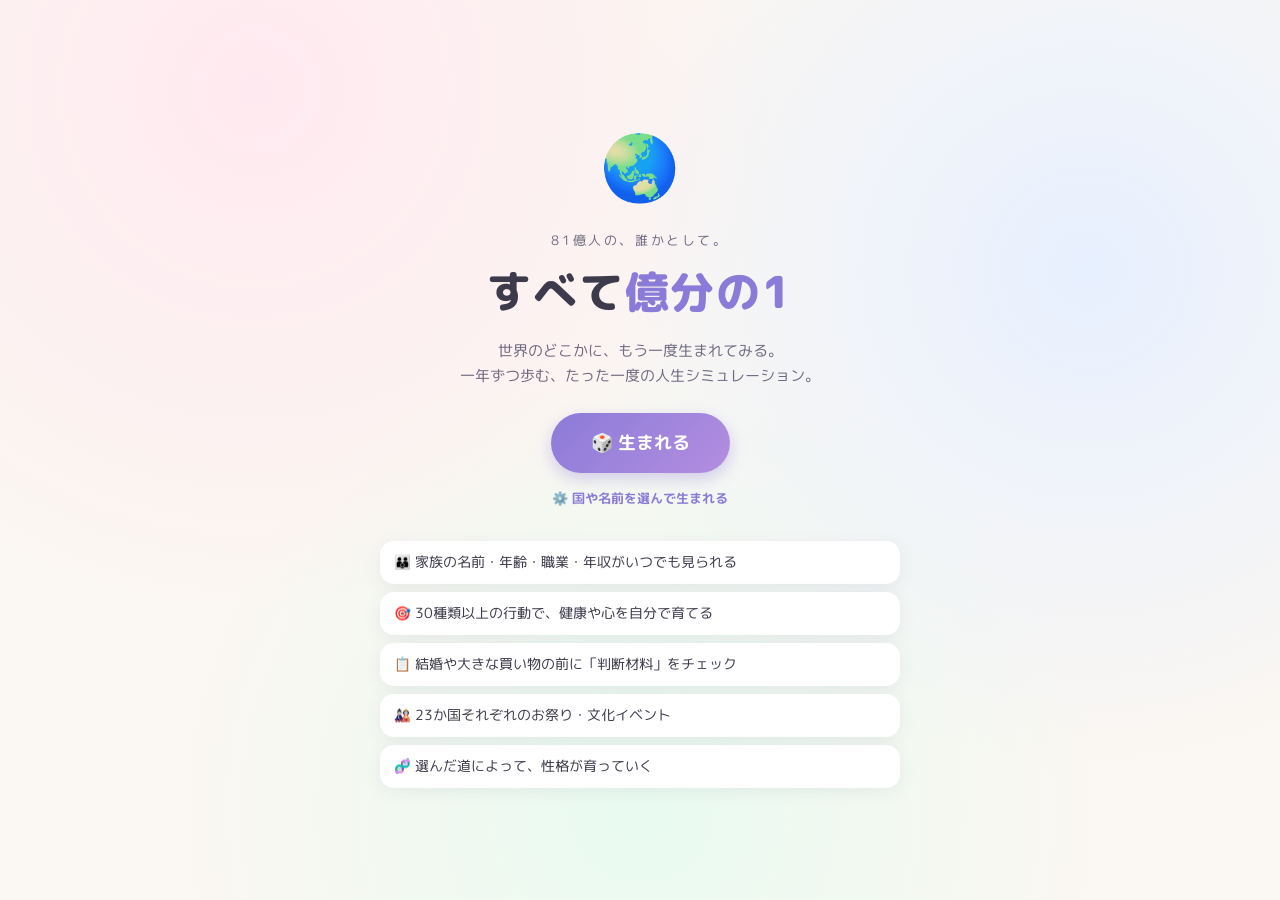
<file: index.html>
<!doctype html>
<html lang="ja">
<head>
  <meta charset="utf-8">
  <meta name="viewport" content="width=device-width, initial-scale=1, viewport-fit=cover">
  <title>すべて億分の1</title>
  <meta name="description" content="81億人の誰かとして、もう一度生まれてみる。世界のどこかに生まれ、一年ずつ人生を歩む人生シミュレーションゲーム。">
  <link rel="preconnect" href="https://fonts.googleapis.com">
  <link rel="preconnect" href="https://fonts.gstatic.com" crossorigin>
  <link href="https://fonts.googleapis.com/css2?family=M+PLUS+Rounded+1c:wght@400;500;700;800&display=swap" rel="stylesheet">
  <link rel="stylesheet" href="css/style.css">
</head>
<body>

  <!-- スタート画面 -->
  <section id="start" class="screen start">
    <div class="start-inner">
      <div class="globe">🌏</div>
      <p class="kicker">81億人の、誰かとして。</p>
      <h1 class="logo">すべて<span>億分の1</span></h1>
      <p class="lead">世界のどこかに、もう一度生まれてみる。<br>一年ずつ歩む、たった一度の人生シミュレーション。</p>
      <p id="boot-msg" class="boot-msg">ゲームを読み込んでいます…</p>
      <div class="start-btns">
        <button id="btn-random" class="primary big">🎲 生まれる</button>
        <button id="btn-continue" class="ghost hidden">▶ 続きから</button>
        <button id="btn-custom" class="link">⚙️ 国や名前を選んで生まれる</button>
      </div>
      <div id="custom" class="custom hidden">
        <label>生まれる国<select id="sel-country"></select></label>
        <label>性別<select id="sel-gender"><option value="">🎲 ランダム</option><option value="f">女の子</option><option value="m">男の子</option></select></label>
        <label>生まれの階級<select id="sel-class"><option value="">🎲 ランダム（国の豊かさで変わる）</option><option value="1">⭐1 極貧</option><option value="2">⭐2 低所得</option><option value="3">⭐3 中流</option><option value="4">⭐4 富裕層</option><option value="5">⭐5 特権階級</option></select></label>
        <label>名前（空欄ならその国の名前に）<input id="in-name" maxlength="12" placeholder="例：めりあ"></label>
        <button id="btn-custom-go" class="primary">この設定で生まれる</button>
      </div>
      <ul class="features">
        <li>👪 家族の名前・年齢・職業・年収がいつでも見られる</li>
        <li>🎯 30種類以上の行動で、健康や心を自分で育てる</li>
        <li>📋 結婚や大きな買い物の前に「判断材料」をチェック</li>
        <li>🎎 23か国それぞれのお祭り・文化イベント</li>
        <li>🧬 選んだ道によって、性格が育っていく</li>
      </ul>
    </div>
  </section>

  <!-- ゲーム画面 -->
  <div id="app" class="hidden">
    <header class="topbar">
      <button id="btn-home" class="logo-s">すべて<span>億分の1</span></button>
      <button id="btn-help" class="icon-btn" aria-label="遊び方">❓</button>
    </header>

    <div class="layout">
      <aside class="side">
        <section id="profile" class="card profile"></section>
        <section class="card">
          <h2 class="card-h">📊 ステータス</h2>
          <div id="stats" class="stats"></div>
        </section>
      </aside>

      <main class="main">
        <nav class="tabs">
          <button data-tab="life">📖 人生</button>
          <button data-tab="act">🎯 行動</button>
          <button data-tab="fam">👪 家族</button>
          <button data-tab="trait">🧬 性格</button>
        </nav>
        <div id="tab-life" class="tab-body"></div>
        <div id="tab-act" class="tab-body hidden"></div>
        <div id="tab-fam" class="tab-body hidden"></div>
        <div id="tab-trait" class="tab-body hidden"></div>
      </main>
    </div>

    <footer class="bottombar">
      <div class="bb-ap">
        <span class="muted small">今年の行動</span>
        <span id="ap" class="ap"></span>
      </div>
      <button id="next" class="primary next"></button>
    </footer>
  </div>

  <!-- イベントモーダル -->
  <div id="modal" class="modal hidden" role="dialog" aria-modal="true">
    <div class="sheet"><div id="modal-body" class="modal-body"></div></div>
  </div>

  <!-- エンディング -->
  <section id="ending" class="screen ending hidden">
    <div id="ending-body" class="ending-inner"></div>
  </section>

  <div id="toasts" class="toasts"></div>

  <template id="help-tpl">
    <div class="ev-emoji">🌏</div>
    <h2 class="ev-title">遊び方</h2>
    <div class="help">
      <p><b>🎂 次の年へ</b>を押すと、1年が経ちます。いろいろな出来事や思い出が流れてきます。</p>
      <p><b>🎯 行動</b>では、1年に3回まで好きな行動ができます。健康・メンタル・知性・外見・体力・社交性・感性・幸福を、自分で育てましょう。仕事探しや恋人探しは「🌈 じんせい」から。</p>
      <p><b>📋 判断材料</b>：結婚やお金のかかる選択では、相手のプロフィールや貯金・年収が表示されます。</p>
      <p><b>🧬 性格</b>：同じ方向の選択を重ねると、新しい性格が芽生えます。選択肢の横の小さな絵文字が、近づく性格のヒントです。</p>
      <p><b>👪 家族</b>：上の家族の欄をタップすると、くわしいプロフィールが見られます。</p>
      <p class="muted small">進み具合はこのブラウザに自動保存されます。</p>
    </div>
  </template>

  <script src="js/data/countries.js"></script>
  <script src="js/data/traits.js"></script>
  <script src="js/data/jobs.js"></script>
  <script src="js/data/activities.js"></script>
  <script src="js/data/memories.js"></script>
  <script src="js/data/events.js"></script>
  <script src="js/data/country_events.js"></script>
  <script src="js/game.js"></script>
  <script src="js/ui.js"></script>
  <script>
    // 数秒たっても起動しなければ、読み込みに失敗したことを表示する
    setTimeout(function () {
      var m = document.getElementById('boot-msg');
      if (m && !m.hidden && !window.Game) m.textContent = '読み込みに失敗しました。ページを再読み込みしてください。';
    }, 4000);
  </script>
</body>
</html>
</file>
<file: css/style.css>
/* すべて億分の1 — やわらかくて見やすいUI */
:root {
  --bg: #fbf7f2;
  --bg2: #f3ece4;
  --card: #ffffff;
  --ink: #3d3a4b;
  --ink2: #6f6a80;
  --muted: #9a94a8;
  --line: #ece5dc;
  --accent: #8b7bd8;
  --accent2: #b9adf0;
  --accent-ink: #ffffff;
  --pink: #f4a7b9;
  --mint: #9fd8c4;
  --up: #2f9e74;
  --up-bg: #e3f6ee;
  --down: #d0566e;
  --down-bg: #fde8ec;
  --culture: #e59a3b;
  --culture-bg: #fff2df;
  --mem-bg: #f6f2ff;
  --big-bg: #fff6d9;
  --sad-bg: #eef1f6;
  --shadow: 0 4px 18px rgba(80, 60, 120, .08);
  --c-health: #f28b9b;
  --c-happy: #f6c34a;
  --c-mind: #7fcfa6;
  --c-smarts: #7aa7f0;
  --c-looks: #f3a6d6;
  --c-fitness: #f39a5b;
  --c-social: #67c1d3;
  --c-art: #b292ea;
  --radius: 18px;
}
@media (prefers-color-scheme: dark) {
  :root:not([data-theme="light"]) {
    --bg: #1d1b26; --bg2: #24212f; --card: #2a2737; --ink: #ece8f6; --ink2: #c2bcd4; --muted: #8f89a3; --line: #3a3649;
    --accent: #a597f0; --accent2: #6c5fbf; --up: #6fd6a8; --up-bg: #1f3a30; --down: #ff8fa3; --down-bg: #43262e;
    --culture: #ffbe6b; --culture-bg: #3d3020; --mem-bg: #2f2a44; --big-bg: #3b3420; --sad-bg: #2b2f3a; --shadow: 0 4px 18px rgba(0,0,0,.3); color-scheme: dark;
  }
}
:root[data-theme="dark"] {
  --bg: #1d1b26; --bg2: #24212f; --card: #2a2737; --ink: #ece8f6; --ink2: #c2bcd4; --muted: #8f89a3; --line: #3a3649;
  --accent: #a597f0; --accent2: #6c5fbf; --up: #6fd6a8; --up-bg: #1f3a30; --down: #ff8fa3; --down-bg: #43262e;
  --culture: #ffbe6b; --culture-bg: #3d3020; --mem-bg: #2f2a44; --big-bg: #3b3420; --sad-bg: #2b2f3a; --shadow: 0 4px 18px rgba(0,0,0,.3); color-scheme: dark;
}

* { box-sizing: border-box; }
body { margin: 0; padding: 0; }
body {
  background: var(--bg);
  color: var(--ink);
  font-family: 'M PLUS Rounded 1c', 'Hiragino Maru Gothic ProN', 'Hiragino Sans', 'Noto Sans JP', 'Yu Gothic', sans-serif;
  font-size: 15px;
  line-height: 1.7;
  -webkit-font-smoothing: antialiased;
  overflow-x: hidden;
}
button { font: inherit; color: inherit; cursor: pointer; border: none; background: none; }
button:disabled { cursor: not-allowed; opacity: .45; }
.hidden { display: none !important; }
.muted { color: var(--muted); }
.small { font-size: 12.5px; }

.primary {
  background: linear-gradient(135deg, var(--accent), #b38ee0);
  color: var(--accent-ink);
  border-radius: 999px;
  padding: 12px 22px;
  font-weight: 700;
  box-shadow: 0 6px 16px rgba(139, 123, 216, .35);
  transition: transform .12s ease, box-shadow .12s ease;
}
.primary:hover:not(:disabled) { transform: translateY(-1px); box-shadow: 0 8px 20px rgba(139, 123, 216, .45); }
.primary:active:not(:disabled) { transform: translateY(1px); }
.primary.big { font-size: 18px; padding: 15px 40px; }
.ghost { border: 2px solid var(--accent2); color: var(--accent); border-radius: 999px; padding: 10px 22px; font-weight: 700; background: var(--card); }
.link { color: var(--accent); font-weight: 700; font-size: 13px; padding: 4px 6px; }

/* ===== スタート ===== */
.screen { min-height: 100vh; }
.start {
  display: flex; align-items: center; justify-content: center; padding-block: 32px; padding-left: max(16px, env(safe-area-inset-left, 0px)); padding-right: max(16px, env(safe-area-inset-right, 0px));
  background: radial-gradient(circle at 20% 10%, #ffe9f0 0, transparent 40%), radial-gradient(circle at 85% 30%, #e7f0ff 0, transparent 40%), radial-gradient(circle at 50% 90%, #e9fbf1 0, transparent 45%), var(--bg);
}
@media (prefers-color-scheme: dark) { :root:not([data-theme="light"]) .start { background: var(--bg); } }
.start-inner { max-width: 520px; width: 100%; text-align: center; }
.globe { font-size: 64px; animation: float 4s ease-in-out infinite; }
@keyframes float { 50% { transform: translateY(-8px) rotate(-6deg); } }
.kicker { color: var(--ink2); letter-spacing: .2em; margin: 8px 0 0; font-size: 13px; }
.logo { font-size: 44px; margin: 4px 0 8px; font-weight: 800; letter-spacing: .04em; }
.logo span, .logo-s span { color: var(--accent); }
.lead { color: var(--ink2); margin: 0 0 24px; }
.boot-msg { color: var(--ink2); font-size: 13px; margin: 0 0 12px; }
.start-btns { display: flex; flex-direction: column; align-items: center; gap: 10px; }
.custom { margin: 16px auto 0; background: var(--card); border-radius: var(--radius); padding: 16px; box-shadow: var(--shadow); text-align: left; display: grid; gap: 10px; }
.custom label { display: grid; gap: 4px; font-size: 13px; color: var(--ink2); font-weight: 700; }
.custom select, .custom input { font: inherit; padding: 10px 12px; border-radius: 12px; border: 1.5px solid var(--line); background: var(--bg); color: var(--ink); }
.features { list-style: none; padding: 0; margin: 28px 0 0; display: grid; gap: 8px; text-align: left; }
.features li { background: var(--card); border-radius: 14px; padding: 10px 14px; font-size: 13.5px; box-shadow: var(--shadow); }

/* ===== ヘッダー ===== */
.topbar {
  position: sticky; top: env(safe-area-inset-top, 0px); z-index: 20;
  display: flex; align-items: center; justify-content: space-between;
  padding-block: 10px; padding-left: max(16px, env(safe-area-inset-left, 0px)); padding-right: max(16px, env(safe-area-inset-right, 0px)); background: color-mix(in srgb, var(--bg) 88%, transparent); backdrop-filter: blur(8px);
  border-bottom: 1px solid var(--line);
}
.logo-s { font-weight: 800; font-size: 17px; }
.icon-btn { width: 36px; height: 36px; border-radius: 50%; background: var(--card); box-shadow: var(--shadow); }

/* ===== レイアウト ===== */
.layout { max-width: 1180px; margin: 0 auto; padding-block: 14px 120px; padding-left: max(16px, env(safe-area-inset-left, 0px)); padding-right: max(16px, env(safe-area-inset-right, 0px)); display: grid; gap: 14px; grid-template-columns: minmax(0, 1fr); }
@media (min-width: 960px) {
  .layout { grid-template-columns: 380px minmax(0, 1fr); align-items: start; }
  .side { position: sticky; top: 70px; max-height: calc(100vh - 160px); overflow-y: auto; scrollbar-width: thin; }
}
.side { display: grid; gap: 14px; min-width: 0; grid-template-columns: minmax(0, 1fr); }
.side > *, .layout > * { min-width: 0; }
.main { min-width: 0; }
.card { background: var(--card); border-radius: var(--radius); padding: 16px; box-shadow: var(--shadow); }
.card-h { font-size: 14px; margin: 0 0 10px; color: var(--ink2); }

/* プロフィール */
.pf-top { display: flex; gap: 12px; align-items: center; }
.pf-avatar { font-size: 40px; width: 64px; height: 64px; flex: none; display: grid; place-items: center; border-radius: 50%; background: linear-gradient(135deg, #ffe4ec, #e8e2ff); }
.pf-main { min-width: 0; }
.pf-name { font-weight: 800; font-size: 19px; line-height: 1.3; word-break: break-all; }
.pf-sub { color: var(--ink2); font-size: 13px; }
.pf-sub b { color: var(--ink); font-size: 15px; }
.pf-tags { display: flex; flex-wrap: wrap; gap: 4px; margin-top: 4px; }
.tag { font-size: 11.5px; background: var(--bg2); border-radius: 999px; padding: 2px 9px; white-space: nowrap; }
.tag.star { background: var(--big-bg); color: var(--ink); font-weight: 700; }
.tag.pink { background: #ffe3ea; color: #b34a66; }
.tag.gray { background: var(--sad-bg); color: var(--muted); }
.tag.culture { background: var(--culture-bg); color: var(--culture); font-weight: 700; }
.pf-money { display: grid; grid-template-columns: repeat(3, 1fr); gap: 6px; margin: 12px 0 8px; }
.mbox { background: var(--bg); border-radius: 12px; padding: 6px 8px; min-width: 0; }
.ml { font-size: 11px; color: var(--muted); white-space: nowrap; }
.mv { font-weight: 800; font-size: 14px; line-height: 1.35; overflow-wrap: anywhere; }
.mbox.neg .mv { color: var(--down); }
.pf-family-title { display: flex; justify-content: space-between; align-items: center; font-weight: 700; font-size: 13px; color: var(--ink2); margin-top: 6px; }
.fam-strip { display: flex; gap: 8px; overflow-x: auto; padding: 6px 2px 8px; scrollbar-width: thin; }
.fam-chip { flex: none; display: grid; justify-items: center; gap: 0; min-width: 76px; padding: 8px 6px; background: var(--bg); border-radius: 14px; border: 1.5px solid transparent; line-height: 1.35; text-align: center; }
.fam-chip:hover { border-color: var(--accent2); }
.fc-emoji { font-size: 24px; }
.fc-rel { font-size: 10.5px; color: var(--accent); font-weight: 700; }
.fc-name { font-size: 12.5px; font-weight: 700; max-width: 84px; overflow: hidden; text-overflow: ellipsis; white-space: nowrap; }
.fc-age { font-size: 10px; color: var(--muted); white-space: nowrap; }
.pf-traits { display: flex; flex-wrap: wrap; gap: 5px; margin-top: 6px; }
.pf-traits.center { justify-content: center; }
.trait-chip { font-size: 12px; background: var(--mem-bg); color: var(--accent); border-radius: 999px; padding: 3px 10px; font-weight: 700; }

/* ステータス */
.stats { display: grid; grid-template-columns: repeat(2, 1fr); gap: 8px 14px; }
@media (max-width: 959px) { .stats { grid-template-columns: repeat(4, 1fr); gap: 6px 10px; } .stats .st-head span { font-size: 11px; } }
@media (max-width: 420px) { .stats { grid-template-columns: repeat(2, 1fr); } }
.st-head { display: flex; justify-content: space-between; font-size: 12.5px; }
.st-head b { font-size: 13px; }
.bar { height: 8px; border-radius: 99px; background: var(--bg2); overflow: hidden; }
.bar i { display: block; height: 100%; border-radius: 99px; transition: width .5s ease; }
.stat.low .st-head { color: var(--down); }

/* タブ */
.tabs { display: grid; grid-template-columns: repeat(4, 1fr); gap: 4px; background: var(--card); padding: 5px; border-radius: 999px; box-shadow: var(--shadow); position: sticky; top: calc(62px + env(safe-area-inset-top, 0px)); z-index: 10; margin-bottom: 12px; }
.tabs button { padding: 8px 4px; border-radius: 999px; font-weight: 700; font-size: 13.5px; color: var(--ink2); white-space: nowrap; }
.tabs button.on { background: var(--accent); color: #fff; }

/* 人生ログ */
.year { background: var(--card); border-radius: var(--radius); padding: 12px 14px; box-shadow: var(--shadow); margin-bottom: 10px; }
.year.latest { border: 2px solid var(--accent2); animation: pop .35s ease; }
@keyframes pop { from { transform: scale(.98); opacity: .5; } }
.year header { display: flex; align-items: baseline; gap: 8px; margin-bottom: 6px; }
.y-age { font-weight: 800; font-size: 18px; color: var(--accent); }
.y-year { color: var(--muted); font-size: 12px; }
.item { padding: 7px 10px; border-radius: 12px; margin: 5px 0; font-size: 14px; line-height: 1.65; }
.klabel { display: inline-block; font-size: 10.5px; font-weight: 700; border-radius: 6px; padding: 0 6px; margin-right: 6px; vertical-align: 1px; background: var(--bg2); color: var(--ink2); }
.k-mem { background: var(--mem-bg); }
.k-mem .klabel { background: #e4dcff; color: #7563c9; }
.k-big { background: var(--big-bg); font-weight: 700; }
.k-big .klabel { background: #ffe7a3; color: #9a7208; }
.k-culture { background: var(--culture-bg); }
.k-culture .klabel { background: #ffd9a6; color: #a2600d; }
.k-trait { background: linear-gradient(90deg, #f1ecff, #ffeef5); font-weight: 700; color: #6d5cc4; }
.k-trait .klabel { background: #fff; color: #8b7bd8; }
.k-act { background: #eefaf5; }
.k-act .klabel { background: #c9efdf; color: #2b7d5d; }
.k-sad { background: var(--sad-bg); color: var(--ink2); }
.k-good { background: #eaf8ef; }
@media (prefers-color-scheme: dark) {
  :root:not([data-theme="light"]) .k-trait { background: #322c4a; color: #cbbfff; }
  :root:not([data-theme="light"]) .k-act { background: #213530; }
  :root:not([data-theme="light"]) .k-good { background: #213529; }
  :root:not([data-theme="light"]) .klabel { background: rgba(255,255,255,.1) !important; color: var(--ink2) !important; }
  :root:not([data-theme="light"]) .tag.pink { background: #4a2a35; color: #ffb3c4; }
  :root:not([data-theme="light"]) .pf-avatar { background: #3a3350; }
}
.fx { display: inline-flex; flex-wrap: wrap; gap: 4px; margin-left: 6px; vertical-align: 1px; }
.chip { font-size: 11px; border-radius: 999px; padding: 0 7px; font-weight: 700; white-space: nowrap; }
.chip.up { background: var(--up-bg); color: var(--up); }
.chip.down { background: var(--down-bg); color: var(--down); }

/* 行動 */
.act-head { display: flex; flex-wrap: wrap; justify-content: space-between; align-items: center; gap: 6px; background: var(--card); border-radius: 14px; padding: 10px 14px; box-shadow: var(--shadow); margin-bottom: 10px; font-weight: 700; }
.ap { color: var(--accent); letter-spacing: 2px; font-size: 16px; }
.cats { display: flex; gap: 6px; overflow-x: auto; padding-bottom: 6px; margin-bottom: 6px; scrollbar-width: thin; }
.cat { flex: none; padding: 7px 14px; border-radius: 999px; background: var(--card); font-weight: 700; font-size: 13px; box-shadow: var(--shadow); }
.cat.on { background: var(--accent); color: #fff; }
.acts { display: grid; grid-template-columns: repeat(auto-fill, minmax(240px, 1fr)); gap: 8px; }
.act { display: flex; gap: 10px; align-items: center; text-align: left; background: var(--card); border-radius: 14px; padding: 12px; box-shadow: var(--shadow); border: 1.5px solid transparent; transition: border-color .15s, transform .1s; }
.act:hover:not(:disabled) { border-color: var(--accent2); }
.act:active:not(:disabled) { transform: scale(.98); }
.a-emoji { font-size: 28px; flex: none; width: 40px; text-align: center; }
.a-body { display: grid; min-width: 0; }
.a-name { font-weight: 700; }
.a-desc { font-size: 12px; color: var(--ink2); }
.a-cost { font-size: 11.5px; color: var(--muted); }
.why { color: var(--down); font-weight: 700; }
.up-t { color: var(--up); font-weight: 700; }
.down-t { color: var(--down); font-weight: 700; }

/* 家族 */
.card-lite { background: var(--card); border-radius: var(--radius); padding: 14px; box-shadow: var(--shadow); }
.card-lite h3 { margin: 0 0 6px; font-size: 15px; }
.fam-h { font-size: 14px; color: var(--ink2); margin: 18px 0 8px; }
.fam-grid { display: grid; grid-template-columns: repeat(auto-fill, minmax(250px, 1fr)); gap: 10px; }
.pcard { background: var(--card); border-radius: 16px; padding: 12px; box-shadow: var(--shadow); }
.pcard.dead { opacity: .65; }
.pc-head { display: flex; gap: 10px; align-items: center; margin-bottom: 6px; }
.pc-emoji { font-size: 30px; }
.pc-name { font-weight: 800; }
.pc-rel { font-size: 12px; color: var(--accent); font-weight: 700; }
.close-bar { display: grid; grid-template-columns: auto 1fr; gap: 8px; align-items: center; font-size: 11.5px; color: var(--ink2); margin-top: 6px; }
.close-bar .bar i { background: var(--pink); }
.info-table { width: 100%; border-collapse: collapse; font-size: 13px; }
.info-table th { text-align: left; color: var(--ink2); font-weight: 500; padding: 4px 8px 4px 0; white-space: nowrap; vertical-align: top; width: 1%; }
.info-table td { padding: 4px 0; font-weight: 700; word-break: break-word; }
.info-table tr + tr { border-top: 1px dashed var(--line); }

/* 性格 */
.trait-grid { display: grid; grid-template-columns: repeat(auto-fill, minmax(200px, 1fr)); gap: 8px; }
.tcard { display: flex; gap: 10px; align-items: center; background: var(--card); border-radius: 14px; padding: 10px 12px; box-shadow: var(--shadow); }
.tcard.bud { opacity: .7; border: 1.5px dashed var(--accent2); }
.t-emoji { font-size: 26px; }

/* 下のバー */
.bottombar {
  position: fixed; left: 0; right: 0; bottom: 0; z-index: 30;
  display: flex; align-items: center; justify-content: center; gap: 16px;
  padding: 12px max(16px, env(safe-area-inset-right, 0px)) calc(12px + env(safe-area-inset-bottom, 0px)) max(16px, env(safe-area-inset-left, 0px));
  background: color-mix(in srgb, var(--bg) 90%, transparent); backdrop-filter: blur(10px);
  border-top: 1px solid var(--line);
}
.bb-ap { display: grid; text-align: center; line-height: 1.2; }
.next { font-size: 17px; padding: 14px 34px; min-width: 220px; }
.next small { font-weight: 500; opacity: .85; font-size: 12px; }

/* モーダル */
.modal { position: fixed; inset: 0; z-index: 50; background: rgba(40, 30, 60, .45); display: flex; align-items: flex-end; justify-content: center; animation: fade .2s ease; }
@media (min-width: 640px) { .modal { align-items: center; } }
@keyframes fade { from { opacity: 0; } }
.sheet { width: 100%; max-width: 560px; max-height: 92vh; background: var(--card); border-radius: 24px 24px 0 0; box-shadow: 0 -10px 40px rgba(0,0,0,.2); display: flex; animation: up .25s ease; }
@media (min-width: 640px) { .sheet { border-radius: 24px; } }
@keyframes up { from { transform: translateY(30px); opacity: 0; } }
.modal-body { overflow-y: auto; padding: 22px 20px calc(22px + env(safe-area-inset-bottom)); width: 100%; text-align: center; }
.ev-emoji { font-size: 52px; line-height: 1.2; }
.ev-meta { color: var(--muted); font-size: 12.5px; margin: 2px 0; }
.ev-title { font-size: 20px; margin: 4px 0 8px; }
.ev-text { font-size: 15.5px; margin: 0 0 14px; text-align: left; background: var(--bg); border-radius: 14px; padding: 12px 14px; }
.ev-text.result { background: var(--mem-bg); }
.ev-info { text-align: left; background: var(--bg); border-radius: 14px; padding: 8px 14px 10px; margin-bottom: 14px; border: 1.5px solid var(--line); }
.ev-info summary { font-weight: 700; cursor: pointer; color: var(--accent); padding: 4px 0; }
.ev-info h4 { margin: 10px 0 2px; font-size: 13px; color: var(--ink2); }
.choices { display: grid; gap: 8px; }
.choice { display: grid; gap: 2px; text-align: left; padding: 12px 16px; border-radius: 14px; background: var(--card); border: 2px solid var(--line); transition: border-color .15s, background .15s; }
.choice:hover:not(:disabled) { border-color: var(--accent); background: var(--mem-bg); }
.c-label { font-weight: 700; display: flex; justify-content: space-between; gap: 8px; }
.c-sub { font-size: 12px; color: var(--ink2); }
.c-rows { display: grid; grid-template-columns: repeat(2, minmax(0, 1fr)); gap: 2px 10px; margin-top: 6px; padding-top: 6px; border-top: 1px dashed var(--line); }
.c-row { display: flex; justify-content: space-between; gap: 6px; font-size: 12px; color: var(--ink2); min-width: 0; }
.c-row b { color: var(--ink); text-align: right; overflow: hidden; text-overflow: ellipsis; white-space: nowrap; }
@media (max-width: 420px) { .c-rows { grid-template-columns: minmax(0, 1fr); } }
.trait-hint { font-size: 13px; opacity: .75; flex: none; }
.res-fx { margin: 0 0 12px; }
.res-fx .fx { margin: 0; justify-content: center; }
.res-fx .chip { font-size: 13px; padding: 2px 10px; }
.res-traits { display: grid; gap: 8px; margin-bottom: 14px; }
.new-trait { background: linear-gradient(90deg, #f1ecff, #ffeef5); color: #6d5cc4; border-radius: 14px; padding: 10px; animation: pop .4s ease; }
.help { text-align: left; }
.help p { margin: 0 0 10px; }
.modal-body > .primary { margin-top: 6px; min-width: 180px; }
.modal-body .info-table { text-align: left; margin-bottom: 14px; }

/* トースト */
.toasts { position: fixed; top: 64px; left: 50%; transform: translateX(-50%); z-index: 60; display: grid; gap: 6px; justify-items: center; pointer-events: none; width: max-content; max-width: calc(100vw - 32px); }
.toast { background: var(--ink); color: var(--bg); padding: 8px 16px; border-radius: 999px; font-size: 13.5px; font-weight: 700; box-shadow: var(--shadow); animation: up .25s ease; transition: opacity .5s, transform .5s; }
.toast.out { opacity: 0; transform: translateY(-10px); }
.fxtoast { background: var(--card); }
.fxtoast .fx { margin: 0; }

/* エンディング */
.ending { position: fixed; inset: 0; z-index: 70; overflow-y: auto; background: radial-gradient(circle at 50% 0, #efe9ff 0, transparent 50%), var(--bg); padding-block: calc(32px + env(safe-area-inset-top, 0px)) calc(60px + env(safe-area-inset-bottom, 0px)); padding-left: max(16px, env(safe-area-inset-left, 0px)); padding-right: max(16px, env(safe-area-inset-right, 0px)); }
@media (prefers-color-scheme: dark) { :root:not([data-theme="light"]) .ending { background: var(--bg); } }
.ending-inner { max-width: 600px; margin: 0 auto; text-align: center; }
.end-flag { font-size: 56px; }
.end-kicker { color: var(--muted); letter-spacing: .2em; font-size: 12px; margin: 0; }
.end-name { font-size: 30px; margin: 4px 0 0; }
.end-years { color: var(--ink2); margin: 0 0 12px; font-size: 13px; }
.end-title { display: inline-block; font-size: 18px; font-weight: 800; background: var(--card); border-radius: 999px; padding: 8px 20px; box-shadow: var(--shadow); color: var(--accent); }
.end-quote { margin: 16px 0; font-size: 16px; color: var(--ink2); }
.end-grid { display: grid; grid-template-columns: repeat(3, minmax(0, 1fr)); gap: 8px; margin: 16px 0; }
@media (max-width: 520px) { .end-grid { gap: 6px; } .e-v { font-size: 12.5px; } }
.ebox { background: var(--card); border-radius: 14px; padding: 10px 6px; box-shadow: var(--shadow); min-width: 0; }
.e-e { font-size: 22px; }
.e-l { font-size: 11px; color: var(--muted); }
.e-v { font-weight: 800; font-size: 14px; word-break: break-all; }
.ending h3 { font-size: 15px; color: var(--ink2); margin: 22px 0 8px; }
.end-hl { list-style: none; padding: 0; margin: 0; text-align: left; display: grid; gap: 6px; }
.end-hl li { background: var(--card); border-radius: 12px; padding: 8px 12px; font-size: 13.5px; box-shadow: var(--shadow); }
.hl-age { display: inline-block; min-width: 44px; font-weight: 800; color: var(--accent); }
.end-msg { margin: 26px 0 18px; font-weight: 700; line-height: 1.9; }
.end-btns { display: flex; flex-wrap: wrap; justify-content: center; gap: 10px; }

@media (max-width: 480px) {
  .logo { font-size: 36px; }
  .next { min-width: 0; flex: 1; padding: 13px 16px; font-size: 16px; }
  .tabs button { font-size: 12.5px; }
  .pf-money { gap: 4px; }
  .mv { font-size: 12.5px; }
}

/* ダークテーマを明示的に選んだとき */
:root[data-theme="dark"] .start, :root[data-theme="dark"] .ending { background: var(--bg); }
:root[data-theme="dark"] .k-trait { background: #322c4a; color: #cbbfff; }
:root[data-theme="dark"] .k-act { background: #213530; }
:root[data-theme="dark"] .k-good { background: #213529; }
:root[data-theme="dark"] .klabel { background: rgba(255,255,255,.1) !important; color: var(--ink2) !important; }
:root[data-theme="dark"] .tag.pink { background: #4a2a35; color: #ffb3c4; }
:root[data-theme="dark"] .pf-avatar { background: #3a3350; }
</file>
